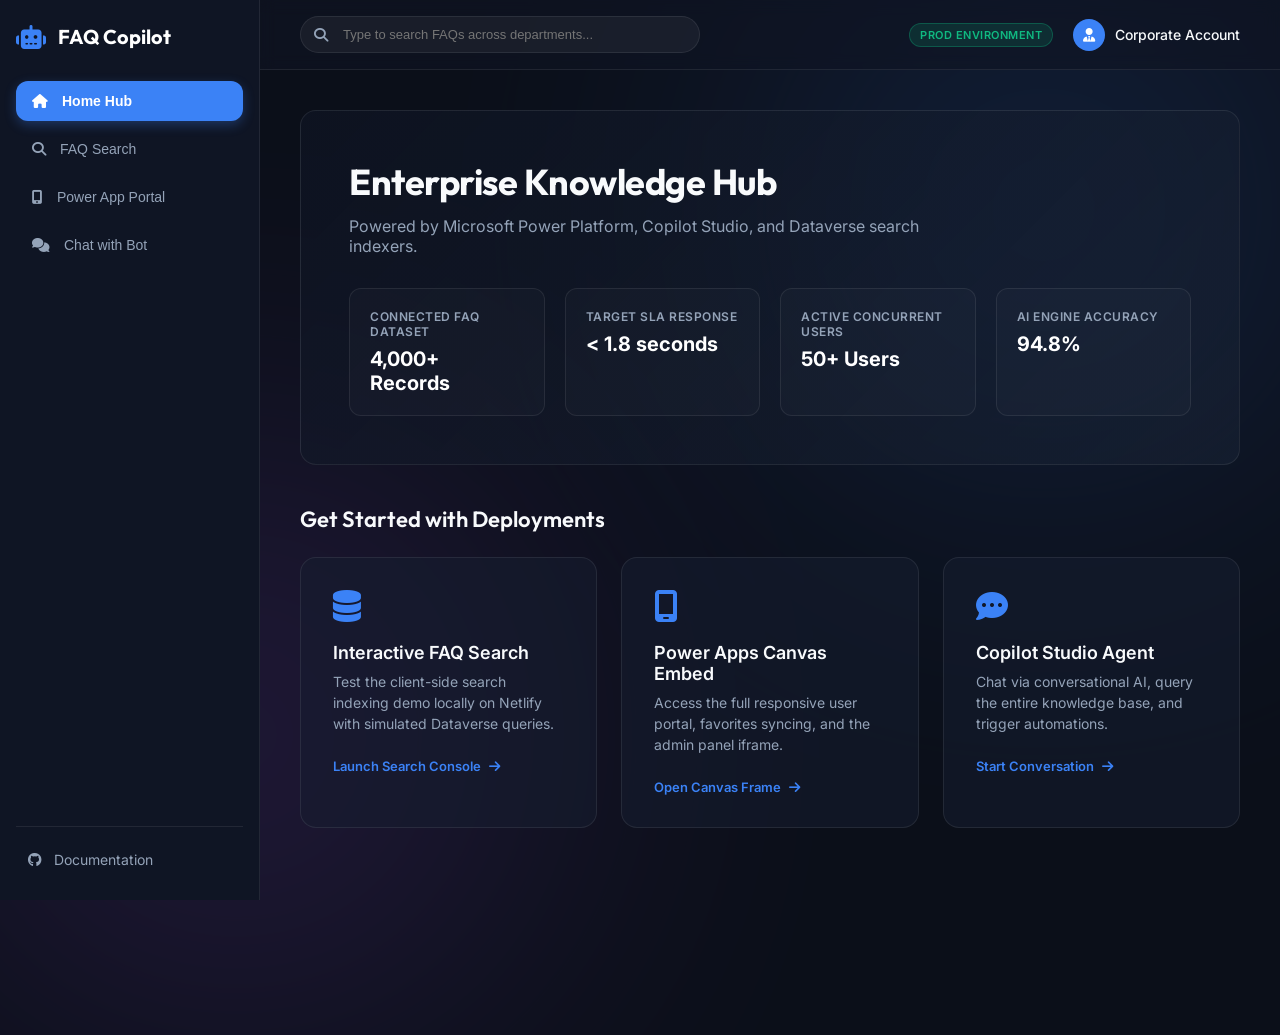
<file: index.html>
<!DOCTYPE html>
<html lang="en">
<head>
  <meta charset="UTF-8">
  <meta name="viewport" content="width=device-width, initial-scale=1.0">
  <title>Enterprise FAQ Center Hub</title>
  
  <!-- Typography & Icons -->
  <link rel="preconnect" href="https://fonts.googleapis.com">
  <link rel="preconnect" href="https://fonts.gstatic.com" crossorigin>
  <link href="https://fonts.googleapis.com/css2?family=Inter:wght@300;400;500;600;700&family=Outfit:wght@400;500;600;700&display=swap" rel="stylesheet">
  <link rel="stylesheet" href="https://cdnjs.cloudflare.com/ajax/libs/font-awesome/6.4.0/css/all.min.css">
  
  <!-- CSS Stylesheet -->
  <link rel="stylesheet" href="style.css">
</head>
<body>

  <!-- Background Gradients -->
  <div class="glow-bg glow-blue"></div>
  <div class="glow-bg glow-purple"></div>

  <!-- Main Container -->
  <div class="dashboard-container">
    
    <!-- Sidebar Navigation -->
    <aside class="sidebar">
      <div class="sidebar-header">
        <div class="logo">
          <i class="fa-solid fa-robot"></i>
          <span>FAQ Copilot</span>
        </div>
      </div>
      
      <nav class="sidebar-nav">
        <button class="nav-btn active" data-tab="home" id="btn-tab-home">
          <i class="fa-solid fa-house"></i>
          <span>Home Hub</span>
        </button>
        <button class="nav-btn" data-tab="search" id="btn-tab-search">
          <i class="fa-solid fa-magnifying-glass"></i>
          <span>FAQ Search</span>
        </button>
        <button class="nav-btn" data-tab="powerapp" id="btn-tab-powerapp">
          <i class="fa-solid fa-mobile-screen-button"></i>
          <span>Power App Portal</span>
        </button>
        <button class="nav-btn" data-tab="copilot" id="btn-tab-copilot">
          <i class="fa-solid fa-comments"></i>
          <span>Chat with Bot</span>
        </button>
      </nav>
      
      <div class="sidebar-footer">
        <a href="https://github.com" target="_blank" class="footer-link">
          <i class="fa-brands fa-github"></i>
          <span>Documentation</span>
        </a>
      </div>
    </aside>

    <!-- Main Content Area -->
    <main class="main-content">
      
      <!-- Top Bar -->
      <header class="topbar">
        <div class="topbar-search">
          <i class="fa-solid fa-search"></i>
          <input type="text" id="global-search" placeholder="Type to search FAQs across departments...">
        </div>
        <div class="topbar-profile">
          <span class="profile-badge">PROD ENVIRONMENT</span>
          <div class="profile-user">
            <div class="user-avatar">
              <i class="fa-solid fa-user-tie"></i>
            </div>
            <span>Corporate Account</span>
          </div>
        </div>
      </header>

      <!-- TAB: Home Hub -->
      <section class="tab-pane active" id="tab-home">
        <div class="hero-section">
          <h1>Enterprise Knowledge Hub</h1>
          <p>Powered by Microsoft Power Platform, Copilot Studio, and Dataverse search indexers.</p>
          <div class="stats-grid">
            <div class="stat-card">
              <span class="stat-title">Connected FAQ Dataset</span>
              <span class="stat-value">4,000+ Records</span>
            </div>
            <div class="stat-card">
              <span class="stat-title">Target SLA Response</span>
              <span class="stat-value">&lt; 1.8 seconds</span>
            </div>
            <div class="stat-card">
              <span class="stat-title">Active Concurrent Users</span>
              <span class="stat-value">50+ Users</span>
            </div>
            <div class="stat-card">
              <span class="stat-title">AI Engine Accuracy</span>
              <span class="stat-value">94.8%</span>
            </div>
          </div>
        </div>

        <h2 class="section-title">Get Started with Deployments</h2>
        <div class="features-grid">
          <div class="feature-card" onclick="switchTab('search')">
            <i class="fa-solid fa-database feature-icon"></i>
            <h3>Interactive FAQ Search</h3>
            <p>Test the client-side search indexing demo locally on Netlify with simulated Dataverse queries.</p>
            <span class="card-action">Launch Search Console <i class="fa-solid fa-arrow-right"></i></span>
          </div>
          <div class="feature-card" onclick="switchTab('powerapp')">
            <i class="fa-solid fa-mobile-screen feature-icon"></i>
            <h3>Power Apps Canvas Embed</h3>
            <p>Access the full responsive user portal, favorites syncing, and the admin panel iframe.</p>
            <span class="card-action">Open Canvas Frame <i class="fa-solid fa-arrow-right"></i></span>
          </div>
          <div class="feature-card" onclick="switchTab('copilot')">
            <i class="fa-solid fa-comment-dots feature-icon"></i>
            <h3>Copilot Studio Agent</h3>
            <p>Chat via conversational AI, query the entire knowledge base, and trigger automations.</p>
            <span class="card-action">Start Conversation <i class="fa-solid fa-arrow-right"></i></span>
          </div>
        </div>
      </section>

      <!-- TAB: FAQ Search Console -->
      <section class="tab-pane" id="tab-search">
        <div class="search-controls">
          <div class="filter-group">
            <button class="filter-pill active" data-category="All">All Categories</button>
            <button class="filter-pill" data-category="IT Support">IT Support</button>
            <button class="filter-pill" data-category="HR & Policies">HR & Policies</button>
            <button class="filter-pill" data-category="Finance & Expenses">Finance & Expenses</button>
            <button class="filter-pill" data-category="Facilities & Workspace">Facilities</button>
          </div>
        </div>
        
        <div class="faq-list" id="faq-results-list">
          <!-- Dynamically populated by app.js -->
          <div class="loading-spinner"><i class="fa-solid fa-spinner fa-spin"></i> Loading FAQ database...</div>
        </div>
      </section>

      <!-- TAB: Power Apps Embed -->
      <section class="tab-pane" id="tab-powerapp">
        <div class="embed-header">
          <div>
            <h3>Microsoft Power Apps Canvas Embedded Window</h3>
            <p class="subtitle">Complete administrative CRUD forms, feedback trackers, and dashboard visualizations.</p>
          </div>
          <button class="btn btn-primary" onclick="loadPowerApp()">
            <i class="fa-solid fa-rotate"></i> Reload IFrame
          </button>
        </div>
        
        <div class="iframe-container" id="powerapps-container">
          <div class="iframe-placeholder">
            <i class="fa-solid fa-mobile-button placeholder-icon"></i>
            <h4>Connect Your Power Apps Application</h4>
            <p>Enter your Power Apps Web Link or App ID in <code>web/app.js</code> to render your live Canvas App securely inside this Netlify dashboard.</p>
            <button class="btn btn-accent" onclick="showConfigPrompt('app')">Configure App Connection</button>
          </div>
        </div>
      </section>

      <!-- TAB: Copilot Studio Chatbot -->
      <section class="tab-pane" id="tab-copilot">
        <div class="embed-header">
          <div>
            <h3>Copilot Studio Web Chat Terminal</h3>
            <p class="subtitle">Interact with natural language processing models, escalations, and automated notifications.</p>
          </div>
          <button class="btn btn-primary" onclick="loadCopilotBot()">
            <i class="fa-solid fa-arrows-rotate"></i> Reset Conversation
          </button>
        </div>

        <div class="chat-wrapper">
          <div class="chat-container-panel" id="webchat-container">
            <div class="iframe-placeholder">
              <i class="fa-solid fa-comments placeholder-icon"></i>
              <h4>Connect Your Copilot Studio Webchat</h4>
              <p>Enter your Bot Direct Line Secret or Token URL in <code>web/app.js</code> to link your deployed Copilot Studio chatbot.</p>
              <button class="btn btn-accent" onclick="showConfigPrompt('bot')">Configure Bot Connection</button>
            </div>
          </div>
        </div>
      </section>

    </main>

  </div>

  <!-- Config modal prompt -->
  <div class="modal" id="config-modal">
    <div class="modal-content">
      <div class="modal-header">
        <h3 id="modal-title">Configure Connection</h3>
        <button class="close-btn" onclick="closeModal()">&times;</button>
      </div>
      <div class="modal-body">
        <div class="input-field">
          <label id="input-label" for="config-value">Connection URL / Token</label>
          <input type="text" id="config-value" placeholder="https://...">
        </div>
        <p class="input-help">This configuration is stored in your browser's local storage for development demo purposes.</p>
      </div>
      <div class="modal-footer">
        <button class="btn btn-secondary" onclick="closeModal()">Cancel</button>
        <button class="btn btn-accent" onclick="saveConnectionConfig()">Save Connection</button>
      </div>
    </div>
  </div>

  <!-- Microsoft Bot Framework WebChat CDN -->
  <script src="https://cdn.botframework.com/botframework-webchat/latest/webchat.js"></script>
  <!-- Application JS Script -->
  <script src="app.js"></script>
</body>
</html>
</file>
<file: style.css>
/* ==========================================================================
   ENTERPRISE FAQ PORTAL CSS DESIGN SYSTEM (SLATE & NEON GLOW THEME)
   ========================================================================== */

:root {
  --font-family-sans: 'Inter', sans-serif;
  --font-family-display: 'Outfit', sans-serif;

  /* Color Palette */
  --bg-color: #0b0f19;
  --sidebar-bg: #0f1524;
  --topbar-bg: rgba(15, 21, 36, 0.6);
  --card-bg: rgba(22, 30, 49, 0.55);
  --card-hover: rgba(30, 41, 59, 0.8);
  --border-color: rgba(255, 255, 255, 0.08);
  --border-focus: rgba(59, 130, 246, 0.5);

  --color-primary: #3b82f6;
  --color-primary-hover: #2563eb;
  --color-accent: #f59e0b;
  --color-accent-hover: #d97706;
  
  --text-primary: #f8fafc;
  --text-muted: #94a3b8;
  --text-inverse: #0f172a;
  
  --color-success: #10b981;
  --color-error: #ef4444;
  
  /* Layout Dimensions */
  --sidebar-width: 260px;
  --topbar-height: 70px;
  --border-radius: 12px;
  --transition-speed: 0.25s;
}

* {
  margin: 0;
  padding: 0;
  box-sizing: border-box;
}

body {
  font-family: var(--font-family-sans);
  background-color: var(--bg-color);
  color: var(--text-primary);
  overflow: hidden;
  height: 100vh;
  width: 100vw;
  -webkit-font-smoothing: antialiased;
}

/* Ambient Neon Glow */
.glow-bg {
  position: absolute;
  width: 600px;
  height: 600px;
  border-radius: 50%;
  filter: blur(150px);
  z-index: -1;
  opacity: 0.15;
  pointer-events: none;
}
.glow-blue {
  background: var(--color-primary);
  top: -10%;
  right: -5%;
}
.glow-purple {
  background: #a855f7;
  bottom: -15%;
  left: -5%;
}

/* Dashboard Layout Grid */
.dashboard-container {
  display: grid;
  grid-template-columns: var(--sidebar-width) 1fr;
  height: 100vh;
  width: 100vw;
}

/* Sidebar Styling */
.sidebar {
  background-color: var(--sidebar-bg);
  border-right: 1px solid var(--border-color);
  display: flex;
  flex-direction: column;
  padding: 24px 16px;
  z-index: 10;
}

.sidebar-header {
  padding-bottom: 32px;
}

.logo {
  display: flex;
  align-items: center;
  gap: 12px;
  font-family: var(--font-family-display);
  font-size: 20px;
  font-weight: 700;
  color: #fff;
}

.logo i {
  color: var(--color-primary);
  font-size: 24px;
}

.sidebar-nav {
  display: flex;
  flex-direction: column;
  gap: 8px;
  flex: 1;
}

.nav-btn {
  background: none;
  border: none;
  color: var(--text-muted);
  display: flex;
  align-items: center;
  gap: 14px;
  padding: 12px 16px;
  font-size: 14px;
  font-weight: 500;
  border-radius: var(--border-radius);
  cursor: pointer;
  text-align: left;
  transition: all var(--transition-speed) ease;
}

.nav-btn:hover {
  background-color: rgba(255, 255, 255, 0.04);
  color: var(--text-primary);
}

.nav-btn.active {
  background-color: var(--color-primary);
  color: #fff;
  font-weight: 600;
  box-shadow: 0 4px 12px rgba(59, 130, 246, 0.3);
}

.sidebar-footer {
  border-top: 1px solid var(--border-color);
  padding-top: 16px;
}

.footer-link {
  display: flex;
  align-items: center;
  gap: 12px;
  color: var(--text-muted);
  text-decoration: none;
  font-size: 14px;
  padding: 8px 12px;
  transition: color var(--transition-speed);
}

.footer-link:hover {
  color: var(--text-primary);
}

/* Main Content Area */
.main-content {
  display: grid;
  grid-template-rows: var(--topbar-height) 1fr;
  height: 100vh;
  position: relative;
}

/* Topbar Header */
.topbar {
  background-color: var(--topbar-bg);
  backdrop-filter: blur(8px);
  border-bottom: 1px solid var(--border-color);
  display: flex;
  align-items: center;
  justify-content: space-between;
  padding: 0 40px;
  z-index: 5;
}

.topbar-search {
  position: relative;
  width: 400px;
}

.topbar-search i {
  position: absolute;
  left: 14px;
  top: 50%;
  transform: translateY(-50%);
  color: var(--text-muted);
  font-size: 14px;
}

.topbar-search input {
  background-color: rgba(255, 255, 255, 0.05);
  border: 1px solid var(--border-color);
  color: #fff;
  width: 100%;
  padding: 10px 16px 10px 42px;
  border-radius: 20px;
  font-size: 13px;
  outline: none;
  transition: all var(--transition-speed);
}

.topbar-search input:focus {
  border-color: var(--border-focus);
  background-color: rgba(255, 255, 255, 0.08);
  box-shadow: 0 0 10px rgba(59, 130, 246, 0.15);
}

.topbar-profile {
  display: flex;
  align-items: center;
  gap: 20px;
}

.profile-badge {
  background-color: rgba(16, 185, 129, 0.15);
  color: var(--color-success);
  border: 1px solid rgba(16, 185, 129, 0.3);
  padding: 4px 10px;
  font-size: 11px;
  font-weight: 600;
  border-radius: 12px;
  letter-spacing: 0.5px;
}

.profile-user {
  display: flex;
  align-items: center;
  gap: 10px;
  font-size: 14px;
  font-weight: 500;
}

.user-avatar {
  background-color: var(--color-primary);
  width: 32px;
  height: 32px;
  border-radius: 50%;
  display: flex;
  align-items: center;
  justify-content: center;
  color: #fff;
  font-size: 14px;
}

/* General Layout Containers for Tabs */
.tab-pane {
  display: none;
  padding: 40px;
  overflow-y: auto;
  height: calc(100vh - var(--topbar-height));
}

.tab-pane.active {
  display: block;
}

/* Home Tab Dashboard Styling */
.hero-section {
  background: linear-gradient(135deg, rgba(15, 21, 36, 0.7) 0%, rgba(30, 41, 59, 0.4) 100%);
  border: 1px solid var(--border-color);
  padding: 48px;
  border-radius: 16px;
  margin-bottom: 40px;
}

.hero-section h1 {
  font-family: var(--font-family-display);
  font-size: 36px;
  font-weight: 700;
  margin-bottom: 12px;
  letter-spacing: -0.5px;
}

.hero-section p {
  color: var(--text-muted);
  font-size: 16px;
  margin-bottom: 32px;
  max-width: 600px;
}

.stats-grid {
  display: grid;
  grid-template-columns: repeat(auto-fit, minmax(180px, 1fr));
  gap: 20px;
}

.stat-card {
  background-color: rgba(255, 255, 255, 0.02);
  border: 1px solid var(--border-color);
  border-radius: var(--border-radius);
  padding: 20px;
  display: flex;
  flex-direction: column;
}

.stat-title {
  color: var(--text-muted);
  font-size: 12px;
  font-weight: 600;
  text-transform: uppercase;
  letter-spacing: 0.5px;
  margin-bottom: 8px;
}

.stat-value {
  font-size: 20px;
  font-weight: 700;
  color: #fff;
}

.section-title {
  font-family: var(--font-family-display);
  font-size: 22px;
  font-weight: 600;
  margin-bottom: 24px;
}

.features-grid {
  display: grid;
  grid-template-columns: repeat(auto-fit, minmax(280px, 1fr));
  gap: 24px;
}

.feature-card {
  background-color: var(--card-bg);
  border: 1px solid var(--border-color);
  padding: 32px;
  border-radius: 16px;
  cursor: pointer;
  transition: all var(--transition-speed) cubic-bezier(0.16, 1, 0.3, 1);
}

.feature-card:hover {
  background-color: var(--card-hover);
  transform: translateY(-4px);
  border-color: var(--border-focus);
  box-shadow: 0 12px 30px rgba(59, 130, 246, 0.08);
}

.feature-icon {
  font-size: 32px;
  color: var(--color-primary);
  margin-bottom: 20px;
}

.feature-card h3 {
  font-size: 18px;
  font-weight: 600;
  margin-bottom: 8px;
}

.feature-card p {
  color: var(--text-muted);
  font-size: 14px;
  line-height: 1.5;
  margin-bottom: 24px;
}

.card-action {
  font-size: 13px;
  font-weight: 600;
  color: var(--color-primary);
  display: flex;
  align-items: center;
  gap: 8px;
}

/* FAQ Search Tab Styles */
.search-controls {
  margin-bottom: 30px;
}

.filter-group {
  display: flex;
  gap: 12px;
  flex-wrap: wrap;
}

.filter-pill {
  background-color: rgba(255, 255, 255, 0.04);
  border: 1px solid var(--border-color);
  color: var(--text-muted);
  padding: 10px 20px;
  border-radius: 20px;
  cursor: pointer;
  font-size: 13px;
  font-weight: 500;
  transition: all var(--transition-speed);
}

.filter-pill:hover {
  background-color: rgba(255, 255, 255, 0.08);
  color: var(--text-primary);
}

.filter-pill.active {
  background-color: var(--color-primary);
  color: #fff;
  border-color: var(--color-primary);
  box-shadow: 0 4px 12px rgba(59, 130, 246, 0.2);
}

.faq-list {
  display: flex;
  flex-direction: column;
  gap: 16px;
  max-width: 800px;
}

.faq-card {
  background-color: var(--card-bg);
  border: 1px solid var(--border-color);
  border-radius: var(--border-radius);
  padding: 24px;
  transition: all var(--transition-speed);
}

.faq-card:hover {
  background-color: var(--card-hover);
  border-color: rgba(255, 255, 255, 0.15);
}

.faq-card-header {
  display: flex;
  justify-content: space-between;
  align-items: flex-start;
  gap: 16px;
  margin-bottom: 12px;
}

.faq-card-header h3 {
  font-size: 16px;
  font-weight: 600;
  line-height: 1.4;
}

.category-tag {
  background-color: rgba(255, 255, 255, 0.05);
  color: var(--text-muted);
  font-size: 11px;
  font-weight: 600;
  padding: 4px 10px;
  border-radius: 12px;
  white-space: nowrap;
}

.faq-card-body {
  color: var(--text-muted);
  font-size: 14px;
  line-height: 1.6;
  margin-bottom: 16px;
}

.faq-card-footer {
  display: flex;
  justify-content: space-between;
  font-size: 12px;
  color: rgba(255, 255, 255, 0.3);
  border-top: 1px solid var(--border-color);
  padding-top: 12px;
}

.loading-spinner {
  text-align: center;
  padding: 40px;
  color: var(--text-muted);
  font-size: 16px;
}

/* Embed Forms / Iframes Page Styles */
.embed-header {
  display: flex;
  justify-content: space-between;
  align-items: center;
  border-bottom: 1px solid var(--border-color);
  padding-bottom: 20px;
  margin-bottom: 30px;
}

.embed-header h3 {
  font-size: 20px;
  font-weight: 600;
}

.embed-header .subtitle {
  color: var(--text-muted);
  font-size: 13px;
  margin-top: 4px;
}

.iframe-container {
  border: 1px solid var(--border-color);
  background-color: var(--sidebar-bg);
  border-radius: 16px;
  height: calc(100vh - var(--topbar-height) - 180px);
  width: 100%;
  overflow: hidden;
  position: relative;
}

.iframe-placeholder {
  display: flex;
  flex-direction: column;
  align-items: center;
  justify-content: center;
  text-align: center;
  height: 100%;
  width: 100%;
  padding: 40px;
  color: var(--text-muted);
}

.placeholder-icon {
  font-size: 64px;
  color: rgba(255, 255, 255, 0.08);
  margin-bottom: 24px;
}

.iframe-placeholder h4 {
  color: #fff;
  font-size: 18px;
  margin-bottom: 8px;
}

.iframe-placeholder p {
  font-size: 14px;
  max-width: 450px;
  margin-bottom: 28px;
  line-height: 1.5;
}

/* Chat Terminal Section */
.chat-wrapper {
  border: 1px solid var(--border-color);
  background-color: var(--sidebar-bg);
  border-radius: 16px;
  height: calc(100vh - var(--topbar-height) - 180px);
  width: 100%;
  overflow: hidden;
}

.chat-container-panel {
  height: 100%;
  width: 100%;
  display: flex;
  flex-direction: column;
}

/* Buttons */
.btn {
  border: none;
  padding: 10px 20px;
  border-radius: var(--border-radius);
  font-size: 13px;
  font-weight: 600;
  cursor: pointer;
  display: flex;
  align-items: center;
  gap: 8px;
  transition: background-color var(--transition-speed);
}

.btn-primary {
  background-color: rgba(255, 255, 255, 0.05);
  color: #fff;
  border: 1px solid var(--border-color);
}

.btn-primary:hover {
  background-color: rgba(255, 255, 255, 0.1);
}

.btn-accent {
  background-color: var(--color-primary);
  color: #fff;
}

.btn-accent:hover {
  background-color: var(--color-primary-hover);
}

.btn-secondary {
  background-color: transparent;
  color: var(--text-muted);
}

.btn-secondary:hover {
  color: #fff;
}

/* Custom Scrollbar Styles */
::-webkit-scrollbar {
  width: 6px;
  height: 6px;
}

::-webkit-scrollbar-track {
  background: transparent;
}

::-webkit-scrollbar-thumb {
  background: rgba(255, 255, 255, 0.1);
  border-radius: 3px;
}

::-webkit-scrollbar-thumb:hover {
  background: rgba(255, 255, 255, 0.2);
}

/* Modals */
.modal {
  display: none;
  position: fixed;
  top: 0;
  left: 0;
  width: 100vw;
  height: 100vh;
  background-color: rgba(0, 0, 0, 0.6);
  backdrop-filter: blur(4px);
  z-index: 100;
  align-items: center;
  justify-content: center;
}

.modal.active {
  display: flex;
}

.modal-content {
  background-color: var(--sidebar-bg);
  border: 1px solid var(--border-color);
  width: 480px;
  border-radius: 16px;
  padding: 30px;
  box-shadow: 0 20px 50px rgba(0, 0, 0, 0.5);
}

.modal-header {
  display: flex;
  justify-content: space-between;
  align-items: center;
  margin-bottom: 24px;
}

.modal-header h3 {
  font-size: 18px;
  font-weight: 600;
}

.close-btn {
  background: none;
  border: none;
  color: var(--text-muted);
  font-size: 24px;
  cursor: pointer;
}

.close-btn:hover {
  color: #fff;
}

.modal-body {
  margin-bottom: 28px;
}

.input-field {
  display: flex;
  flex-direction: column;
  gap: 8px;
  margin-bottom: 12px;
}

.input-field label {
  font-size: 13px;
  font-weight: 500;
  color: var(--text-primary);
}

.input-field input {
  background-color: rgba(255, 255, 255, 0.04);
  border: 1px solid var(--border-color);
  color: #fff;
  border-radius: var(--border-radius);
  padding: 12px 16px;
  font-size: 14px;
  outline: none;
}

.input-field input:focus {
  border-color: var(--border-focus);
}

.input-help {
  font-size: 11px;
  color: var(--text-muted);
}

.modal-footer {
  display: flex;
  justify-content: flex-end;
  gap: 12px;
}

/* BotFramework WebChat Overrides */
#webchat {
  height: 100%;
  width: 100%;
  background-color: transparent !important;
}

#webchat * {
  font-family: var(--font-family-sans) !important;
}

.webchat__suggested-actions {
  padding: 10px !important;
}

.webchat__suggested-action {
  background-color: var(--card-bg) !important;
  border: 1px solid var(--border-color) !important;
  border-radius: 20px !important;
  color: #fff !important;
  font-weight: 500 !important;
}

.webchat__suggested-action:hover {
  background-color: var(--card-hover) !important;
  border-color: var(--color-primary) !important;
}

.webchat__bubble {
  border-radius: 12px !important;
  border: 1px solid var(--border-color) !important;
}

.webchat__bubble--from-user {
  background-color: var(--color-primary) !important;
  color: #fff !important;
  border-color: var(--color-primary) !important;
}

.webchat__bubble--from-bot {
  background-color: var(--card-bg) !important;
  color: #fff !important;
}
</file>
